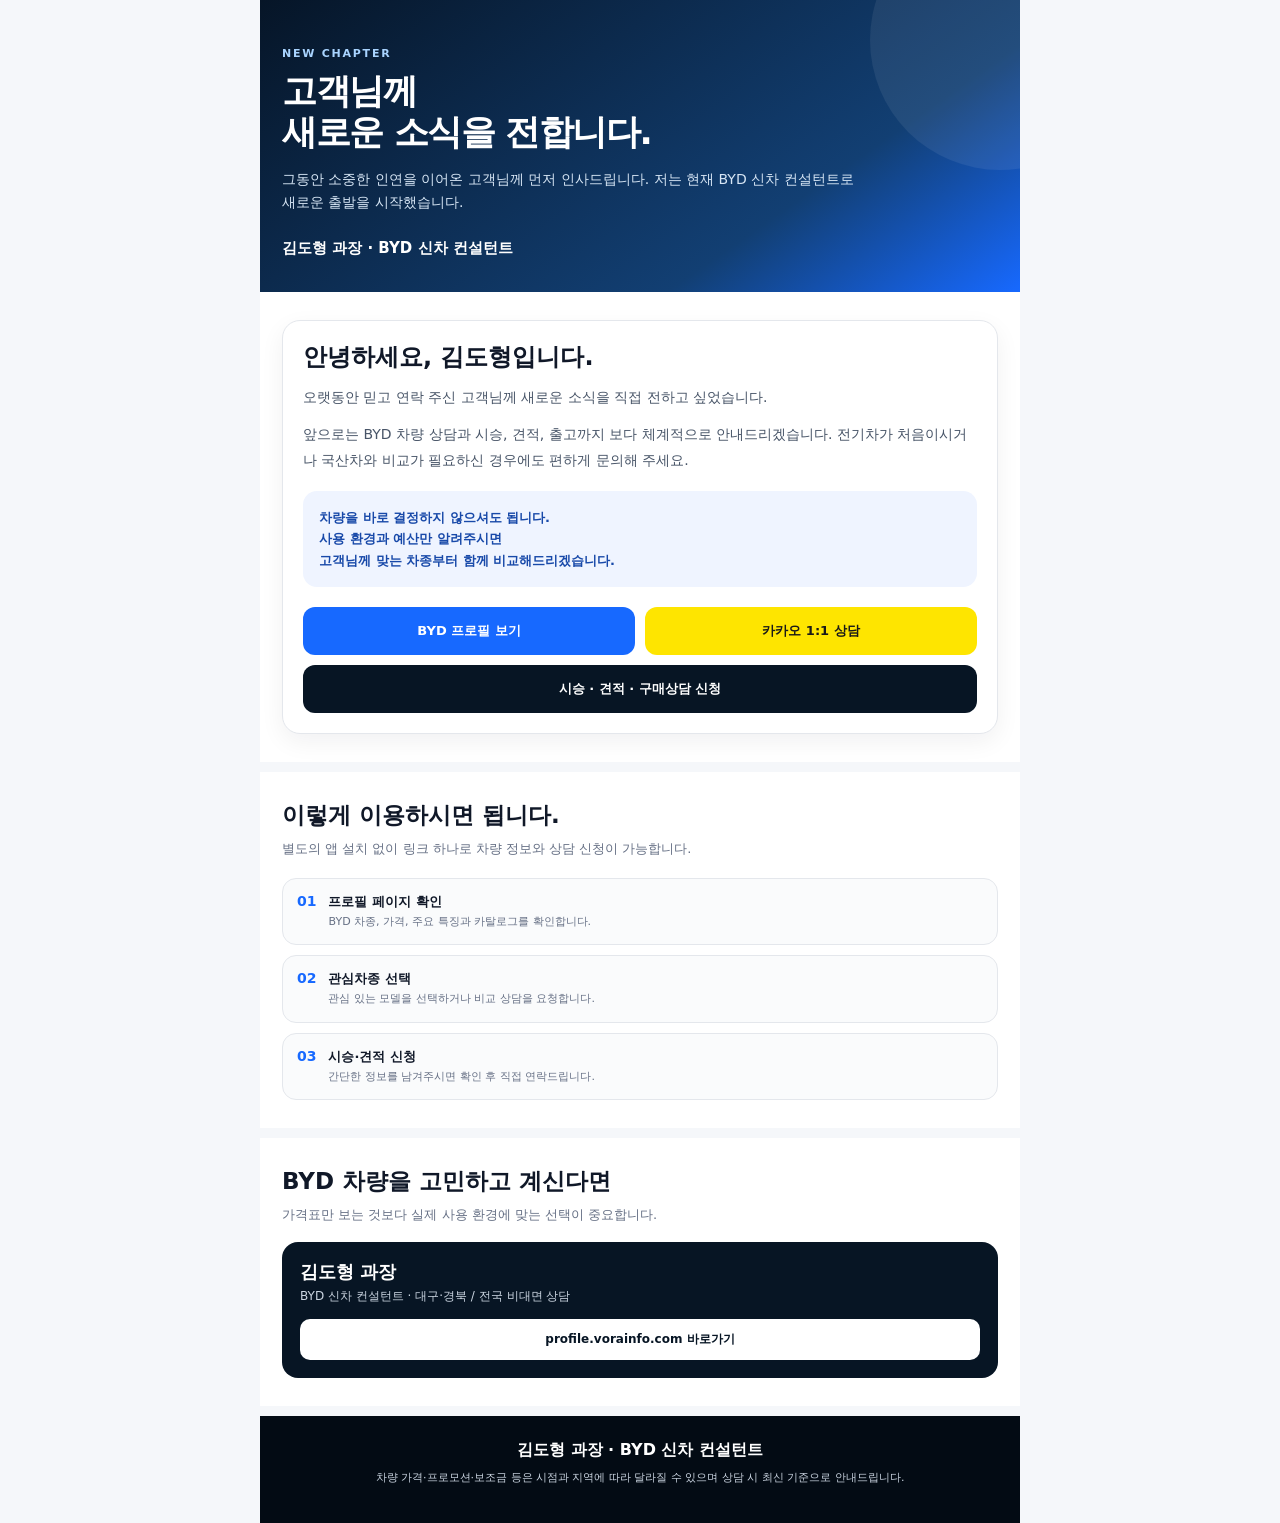
<file: welcome/index.html>
<!doctype html>
<html lang="ko">
<head>
  <meta charset="utf-8">
  <meta name="viewport" content="width=device-width,initial-scale=1,viewport-fit=cover">
  <title>김도형 과장 | 새로운 소식 안내</title>
  <meta name="description" content="기존 고객님께 전하는 김도형 과장의 새로운 소식과 BYD 차량 상담 안내입니다.">
  <meta property="og:title" content="김도형 과장 | 새로운 소식 안내">
  <meta property="og:description" content="BYD 신차 컨설턴트로 새롭게 인사드립니다. 차량 정보와 시승·상담을 확인해보세요.">
  <meta property="og:type" content="website">
  <meta property="og:image" content="https://profile.vorainfo.com/welcome/og-byd-welcome.png">
  <meta property="og:image:width" content="1200"> 
  <meta property="og:image:height" content="630">
  <meta property="og:url" content="https://profile.vorainfo.com/welcome/">
  <style>
    :root{--navy:#071524;--blue:#1769ff;--yellow:#fee500;--ink:#101828;--muted:#667085;--line:#e4e7ec;--bg:#f5f7fa}
    *{box-sizing:border-box} html{scroll-behavior:smooth}
    body{margin:0;background:var(--bg);color:var(--ink);font-family:Pretendard,"Noto Sans KR",system-ui,-apple-system,sans-serif}
    .page{max-width:760px;margin:0 auto;background:#fff;min-height:100vh}
    .hero{padding:42px 22px 34px;background:linear-gradient(145deg,#061527,#123f73 70%,#1769ff);color:#fff;position:relative;overflow:hidden}
    .hero:after{content:"";position:absolute;width:260px;height:260px;border-radius:50%;right:-110px;top:-90px;background:rgba(255,255,255,.07)}
    .eyebrow{font-size:11px;font-weight:900;letter-spacing:.16em;color:#a9d4ff}
    .hero h1{font-size:35px;line-height:1.18;margin:10px 0 14px;letter-spacing:-.04em}
    .hero p{margin:0;color:#d7e6f5;font-size:14px;line-height:1.7;max-width:590px}
    .hero .name{margin-top:24px;font-size:15px;font-weight:800}
    section{padding:28px 22px;border-bottom:10px solid var(--bg)}
    .message-card{border:1px solid var(--line);border-radius:18px;padding:20px;background:#fff;box-shadow:0 8px 24px rgba(16,24,40,.06)}
    .message-card h2{font-size:24px;margin:0 0 12px}
    .message-card p{font-size:14px;line-height:1.8;color:#475467;margin:0 0 12px}
    .message-card p:last-child{margin-bottom:0}
    .highlight{margin-top:18px;padding:16px;border-radius:14px;background:#eff4ff;color:#1849a9;font-size:13px;line-height:1.65;font-weight:700}
    .cta-grid{display:grid;grid-template-columns:1fr 1fr;gap:10px;margin-top:20px}
    .cta-grid a{display:flex;align-items:center;justify-content:center;min-height:48px;border-radius:12px;text-decoration:none;font-size:13px;font-weight:900;padding:12px}
    .primary{background:var(--blue);color:#fff}.kakao{background:var(--yellow);color:#191919}.full{grid-column:1/-1;background:var(--navy);color:#fff}
    .steps h2,.profile h2{font-size:23px;margin:0 0 8px}
    .steps>p,.profile>p{font-size:13px;color:var(--muted);line-height:1.6;margin:0}
    .step-list{display:grid;gap:10px;margin-top:18px}
    .step{display:flex;gap:12px;align-items:flex-start;padding:14px;border:1px solid var(--line);border-radius:14px;background:#fafbfc}
    .step b{color:var(--blue);font-size:14px}.step strong{display:block;font-size:13px}
    .step span{display:block;font-size:11px;color:var(--muted);margin-top:3px;line-height:1.5}
    .profile-box{margin-top:16px;padding:18px;border-radius:16px;background:var(--navy);color:#fff}
    .profile-box strong{display:block;font-size:18px}.profile-box span{display:block;color:#cbd5e1;font-size:12px;margin-top:4px}
    .profile-box a{display:block;margin-top:14px;padding:12px;text-align:center;border-radius:10px;background:#fff;color:var(--navy);font-size:12px;font-weight:900;text-decoration:none}
    footer{padding:24px 22px 36px;background:#030b14;color:#cbd5e1;text-align:center}
    footer strong{color:#fff} footer p{font-size:11px;line-height:1.6;margin:8px 0 0}
    @media(max-width:560px){.hero h1{font-size:30px}.cta-grid{grid-template-columns:1fr}.full{grid-column:auto}}
  </style>
</head>
<body>
<div class="page">
  <header class="hero">
    <span class="eyebrow">NEW CHAPTER</span>
    <h1>고객님께<br>새로운 소식을 전합니다.</h1>
    <p>그동안 소중한 인연을 이어온 고객님께 먼저 인사드립니다. 저는 현재 BYD 신차 컨설턴트로 새로운 출발을 시작했습니다.</p>
    <div class="name">김도형 과장 · BYD 신차 컨설턴트</div>
  </header>

  <section>
    <div class="message-card">
      <h2>안녕하세요, 김도형입니다.</h2>
      <p>오랫동안 믿고 연락 주신 고객님께 새로운 소식을 직접 전하고 싶었습니다.</p>
      <p>앞으로는 BYD 차량 상담과 시승, 견적, 출고까지 보다 체계적으로 안내드리겠습니다. 전기차가 처음이시거나 국산차와 비교가 필요하신 경우에도 편하게 문의해 주세요.</p>
      <div class="highlight">
        차량을 바로 결정하지 않으셔도 됩니다.<br>
        사용 환경과 예산만 알려주시면<br>
        고객님께 맞는 차종부터 함께 비교해드리겠습니다.
      </div>
      <div class="cta-grid">
        <a id="profileBtn"
           class="primary"
           href="https://profile.vorainfo.com/"
           target="_blank"
           rel="noopener">
          BYD 프로필 보기
        </a>

        <a class="kakao"
           href="https://pf.kakao.com/_xlgGSX/chat"
           target="_blank"
           rel="noopener">
          카카오 1:1 상담
        </a>

        <a id="consultBtn"
           class="full"
           href="https://profile.vorainfo.com/#consult"
           target="_blank"
           rel="noopener">
          시승 · 견적 · 구매상담 신청
        </a>
      </div>
    </div>
  </section>

  <section class="steps">
    <h2>이렇게 이용하시면 됩니다.</h2>
    <p>별도의 앱 설치 없이 링크 하나로 차량 정보와 상담 신청이 가능합니다.</p>
    <div class="step-list">
      <div class="step"><b>01</b><div><strong>프로필 페이지 확인</strong><span>BYD 차종, 가격, 주요 특징과 카탈로그를 확인합니다.</span></div></div>
      <div class="step"><b>02</b><div><strong>관심차종 선택</strong><span>관심 있는 모델을 선택하거나 비교 상담을 요청합니다.</span></div></div>
      <div class="step"><b>03</b><div><strong>시승·견적 신청</strong><span>간단한 정보를 남겨주시면 확인 후 직접 연락드립니다.</span></div></div>
    </div>
  </section>

  <section class="profile">
    <h2>BYD 차량을 고민하고 계신다면</h2>
    <p>가격표만 보는 것보다 실제 사용 환경에 맞는 선택이 중요합니다.</p>
    <div class="profile-box">
      <strong>김도형 과장</strong>
      <span>BYD 신차 컨설턴트 · 대구·경북 / 전국 비대면 상담</span>
      <a href="https://profile.vorainfo.com/" target="_blank" rel="noopener">profile.vorainfo.com 바로가기</a>
    </div>
  </section>

  <footer>
    <strong>김도형 과장 · BYD 신차 컨설턴트</strong>
    <p>차량 가격·프로모션·보조금 등은 시점과 지역에 따라 달라질 수 있으며 상담 시 최신 기준으로 안내드립니다.</p>
  </footer>
</div>
</body>
<script>
  const params = new URLSearchParams(window.location.search);
  const src = params.get("src");

  if (src) {
    const profileBtn = document.getElementById("profileBtn");
    const consultBtn = document.getElementById("consultBtn");

    if (profileBtn) {
      profileBtn.href =
        "https://profile.vorainfo.com/?src=" +
        encodeURIComponent(src);
    }

    if (consultBtn) {
      consultBtn.href =
        "https://profile.vorainfo.com/?src=" +
        encodeURIComponent(src) +
        "#consult";
    }
  }
</script>
</html>
</file>
